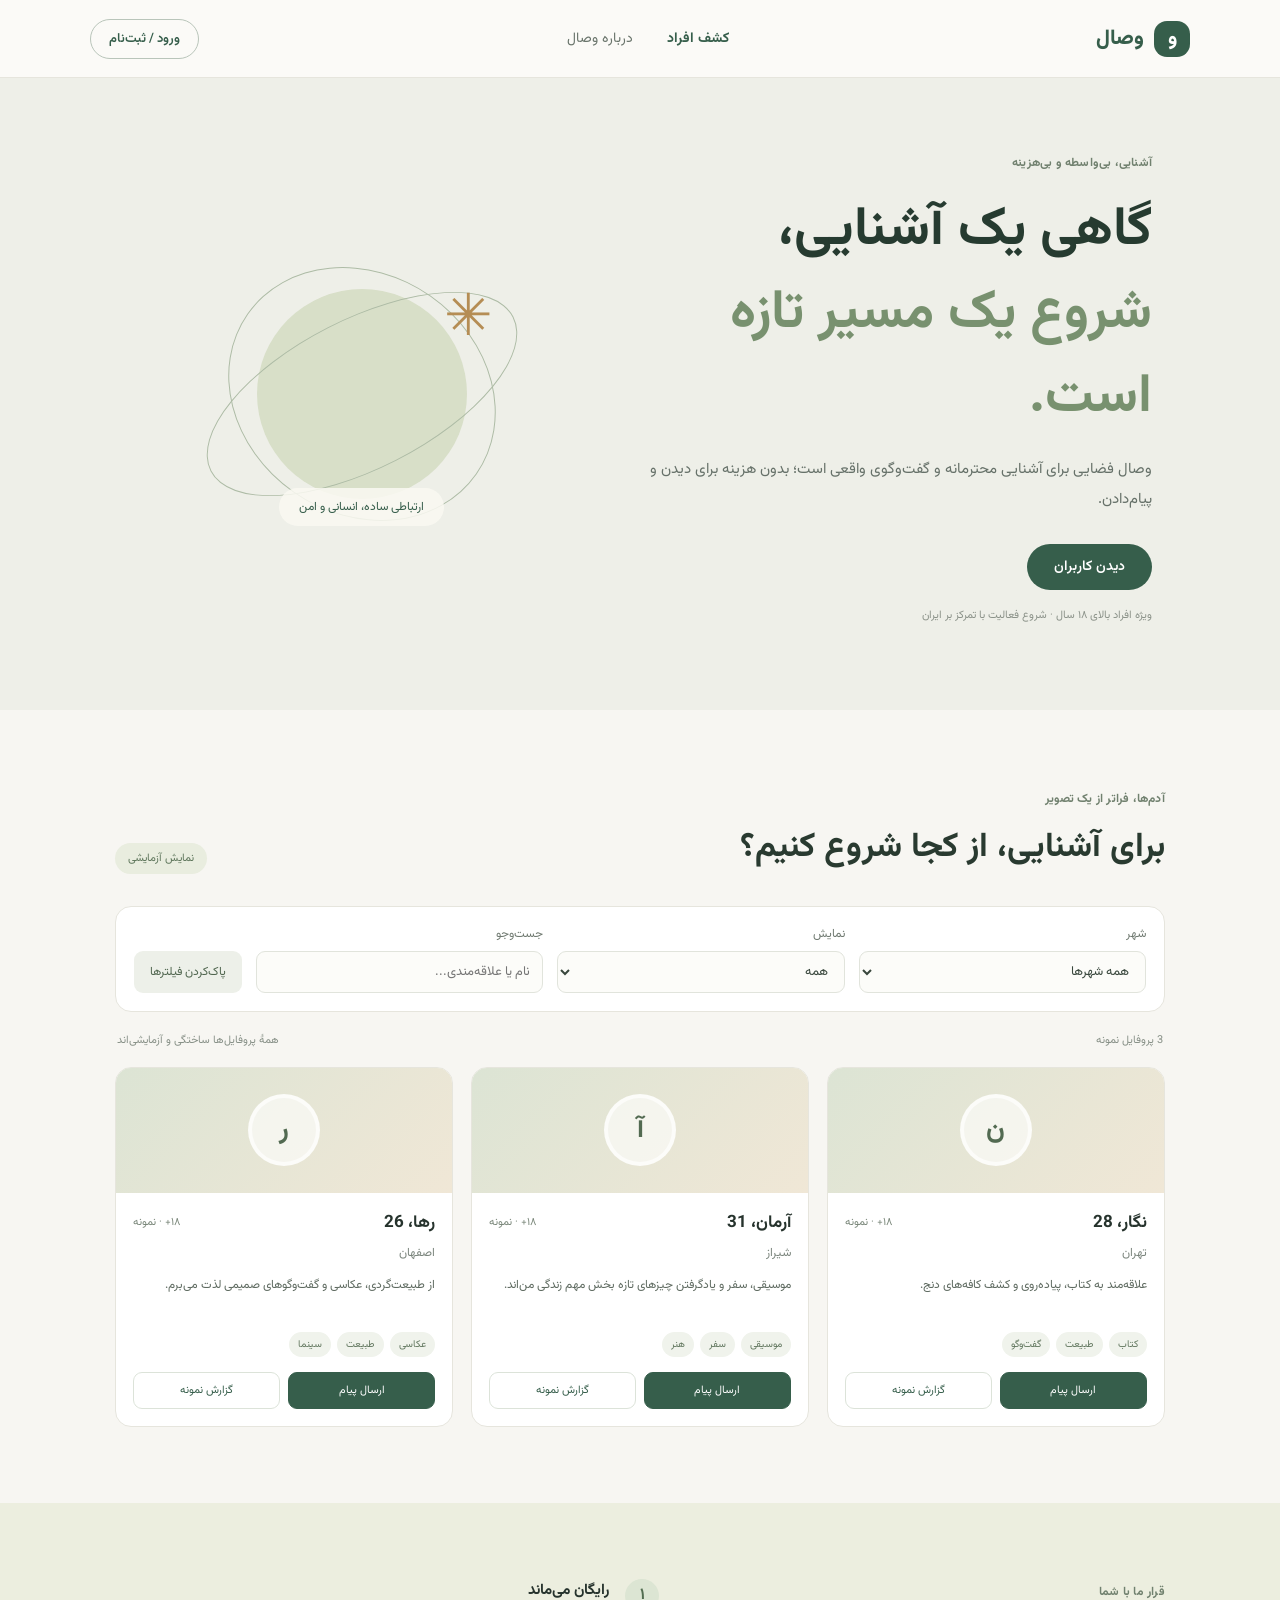
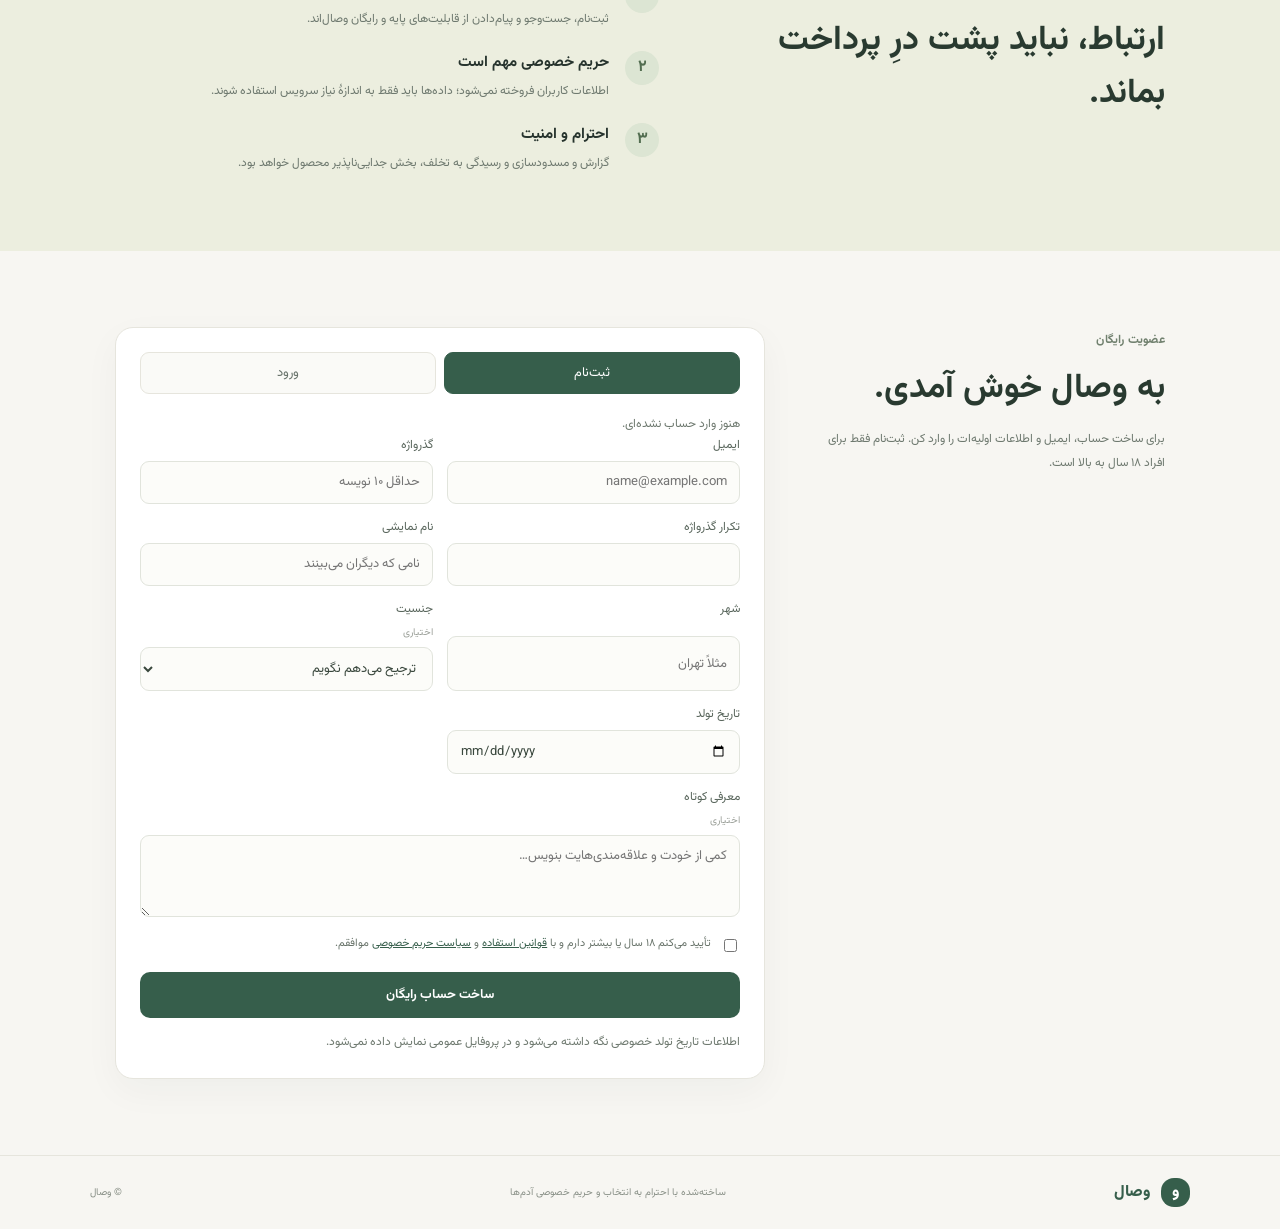
<file: index.html>
<!doctype html>
<html lang="fa" dir="rtl">
<head>
  <meta charset="utf-8">
  <meta name="viewport" content="width=device-width, initial-scale=1">
  <meta name="theme-color" content="#f7f6f2">
  <meta name="description" content="وصال؛ فضایی برای آشنایی و ارتباط محترمانه">
  <meta name="robots" content="noindex, nofollow">
  <title>وصال | آشنایی و ارتباط</title>
  <link rel="stylesheet" href="styles.css">
</head>
<body>
  <header class="topbar">
    <a class="brand" href="#" aria-label="صفحه اصلی وصال"><span class="brand-mark">و</span><span>وصال</span></a>
    <nav aria-label="ناوبری اصلی"><a class="active" href="#discover">کشف افراد</a><a href="#about">درباره وصال</a></nav>
    <a class="login-link" href="#join">ورود / ثبت‌نام</a>
  </header>

  <main>
    <section class="hero">
      <div class="hero-copy">
        <span class="eyebrow">آشنایی، بی‌واسطه و بی‌هزینه</span>
        <h1>گاهی یک آشنایی،<br><em>شروع یک مسیر تازه است.</em></h1>
        <p>وصال فضایی برای آشنایی محترمانه و گفت‌وگوی واقعی است؛ بدون هزینه برای دیدن و پیام‌دادن.</p>
        <a class="primary-button" href="#discover">دیدن کاربران</a>
        <p class="small-note">ویژه افراد بالای ۱۸ سال · شروع فعالیت با تمرکز بر ایران</p>
      </div>
      <div class="hero-art" aria-hidden="true"><div class="sun"></div><div class="orbit orbit-one"></div><div class="orbit orbit-two"></div><div class="spark">✳</div><div class="art-caption">ارتباطی ساده، انسانی و امن</div></div>
    </section>

    <section class="discover section" id="discover">
      <div class="section-heading"><div><span class="eyebrow">آدم‌ها، فراتر از یک تصویر</span><h2>برای آشنایی، از کجا شروع کنیم؟</h2></div><span class="demo-tag">نمایش آزمایشی</span></div>
      <div class="filters" aria-label="فیلتر کاربران">
        <label>شهر<select id="city-filter"><option value="">همه شهرها</option><option>تهران</option><option>شیراز</option><option>اصفهان</option><option>رشت</option><option>تبریز</option></select></label>
        <label>نمایش<select id="gender-filter"><option value="">همه</option><option value="زن">خانم‌ها</option><option value="مرد">آقایان</option></select></label>
        <label class="search-field">جست‌وجو<input id="search-input" type="search" placeholder="نام یا علاقه‌مندی..."></label>
        <button id="reset-filters" class="reset-button" type="button">پاک‌کردن فیلترها</button>
      </div>
      <div class="results-line"><span id="result-count" aria-live="polite">۳ پروفایل نمونه</span><span>همهٔ پروفایل‌ها ساختگی و آزمایشی‌اند</span></div>
      <div class="profile-grid" id="profile-grid"></div>
      <p class="empty-state" id="empty-state" hidden>با این فیلترها موردی پیدا نشد. فیلترها را تغییر بده.</p>
    </section>

    <section class="values section" id="about">
      <div><span class="eyebrow">قرار ما با شما</span><h2>ارتباط، نباید پشت درِ پرداخت بماند.</h2></div>
      <div class="value-list"><article><b>۱</b><div><h3>رایگان می‌ماند</h3><p>ثبت‌نام، جست‌وجو و پیام‌دادن از قابلیت‌های پایه و رایگان وصال‌اند.</p></div></article><article><b>۲</b><div><h3>حریم خصوصی مهم است</h3><p>اطلاعات کاربران فروخته نمی‌شود؛ داده‌ها باید فقط به اندازهٔ نیاز سرویس استفاده شوند.</p></div></article><article><b>۳</b><div><h3>احترام و امنیت</h3><p>گزارش و مسدودسازی و رسیدگی به تخلف، بخش جدایی‌ناپذیر محصول خواهد بود.</p></div></article></div>
    </section>

    <section class="join section" id="join">
    <div class="join-intro"><span class="eyebrow">عضویت رایگان</span><h2>به وصال خوش آمدی.</h2><p>برای ساخت حساب، ایمیل و اطلاعات اولیه‌ات را وارد کن. ثبت‌نام فقط برای افراد ۱۸ سال به بالا است.</p></div>
    <div class="auth-panel">
      <div class="auth-tabs" role="group" aria-label="نوع دسترسی">
        <button type="button" class="selected" data-auth-mode="signup" aria-pressed="true">ثبت‌نام</button>
        <button type="button" data-auth-mode="login" aria-pressed="false">ورود</button>
      </div>
      <p id="auth-status" class="auth-status" aria-live="polite">هنوز وارد حساب نشده‌ای.</p>
      <form id="auth-form">
        <div class="form-grid">
          <label class="form-field">ایمیل
            <input name="email" type="email" autocomplete="email" required maxlength="254" placeholder="name@example.com">
          </label>
          <label class="form-field">گذرواژه
            <input name="password" type="password" autocomplete="new-password" required minlength="10" maxlength="72" placeholder="حداقل ۱۰ نویسه">
          </label>
          <label class="form-field" data-registration-field>تکرار گذرواژه
            <input id="password-confirm" name="password_confirm" type="password" autocomplete="new-password" required minlength="10" maxlength="72">
          </label>
          <label class="form-field" data-registration-field>نام نمایشی
            <input name="display_name" type="text" required maxlength="40" autocomplete="nickname" placeholder="نامی که دیگران می‌بینند">
          </label>
          <label class="form-field" data-registration-field>شهر
            <input name="city" type="text" required maxlength="80" autocomplete="address-level2" placeholder="مثلاً تهران">
          </label>
          <label class="form-field" data-registration-field>جنسیت <span class="optional-label">اختیاری</span>
            <select name="gender" data-optional="true">
              <option value="">ترجیح می‌دهم نگویم</option>
              <option value="woman">زن</option>
              <option value="man">مرد</option>
              <option value="other">گزینهٔ دیگر</option>
              <option value="prefer_not_to_say">بدون پاسخ</option>
            </select>
          </label>
          <label class="form-field" data-registration-field>تاریخ تولد
            <input name="birth_date" type="date" required autocomplete="bday">
          </label>
          <label class="form-field full-field" data-registration-field>معرفی کوتاه <span class="optional-label">اختیاری</span>
            <textarea name="bio" rows="3" maxlength="500" data-optional="true" placeholder="کمی از خودت و علاقه‌مندی‌هایت بنویس…"></textarea>
          </label>
        </div>
        <label class="rules-check" data-registration-field>
          <input id="accept-rules" type="checkbox" required>
          <span>تأیید می‌کنم ۱۸ سال یا بیشتر دارم و با <a href="rules.html">قوانین استفاده</a> و <a href="privacy.html">سیاست حریم خصوصی</a> موافقم.</span>
        </label>
        <button id="auth-submit" class="auth-submit" type="submit">ساخت حساب رایگان</button>
      </form>
      <button id="logout-button" class="reset-button logout-button" type="button" hidden>خروج از حساب</button>
      <p id="auth-message" class="auth-message" role="status" aria-live="polite" hidden></p>
      <p class="auth-footnote">اطلاعات تاریخ تولد خصوصی نگه داشته می‌شود و در پروفایل عمومی نمایش داده نمی‌شود.</p>
    </div>
  </section>
  </main>

  <footer><a class="brand" href="#"><span class="brand-mark">و</span><span>وصال</span></a><span>ساخته‌شده با احترام به انتخاب و حریم خصوصی آدم‌ها</span><span>© وصال</span></footer>
  <script src="supabase-config.js"></script>
  <script src="app.js"></script>
  <script type="module" src="auth.js"></script>
</body>
</html>
</file>
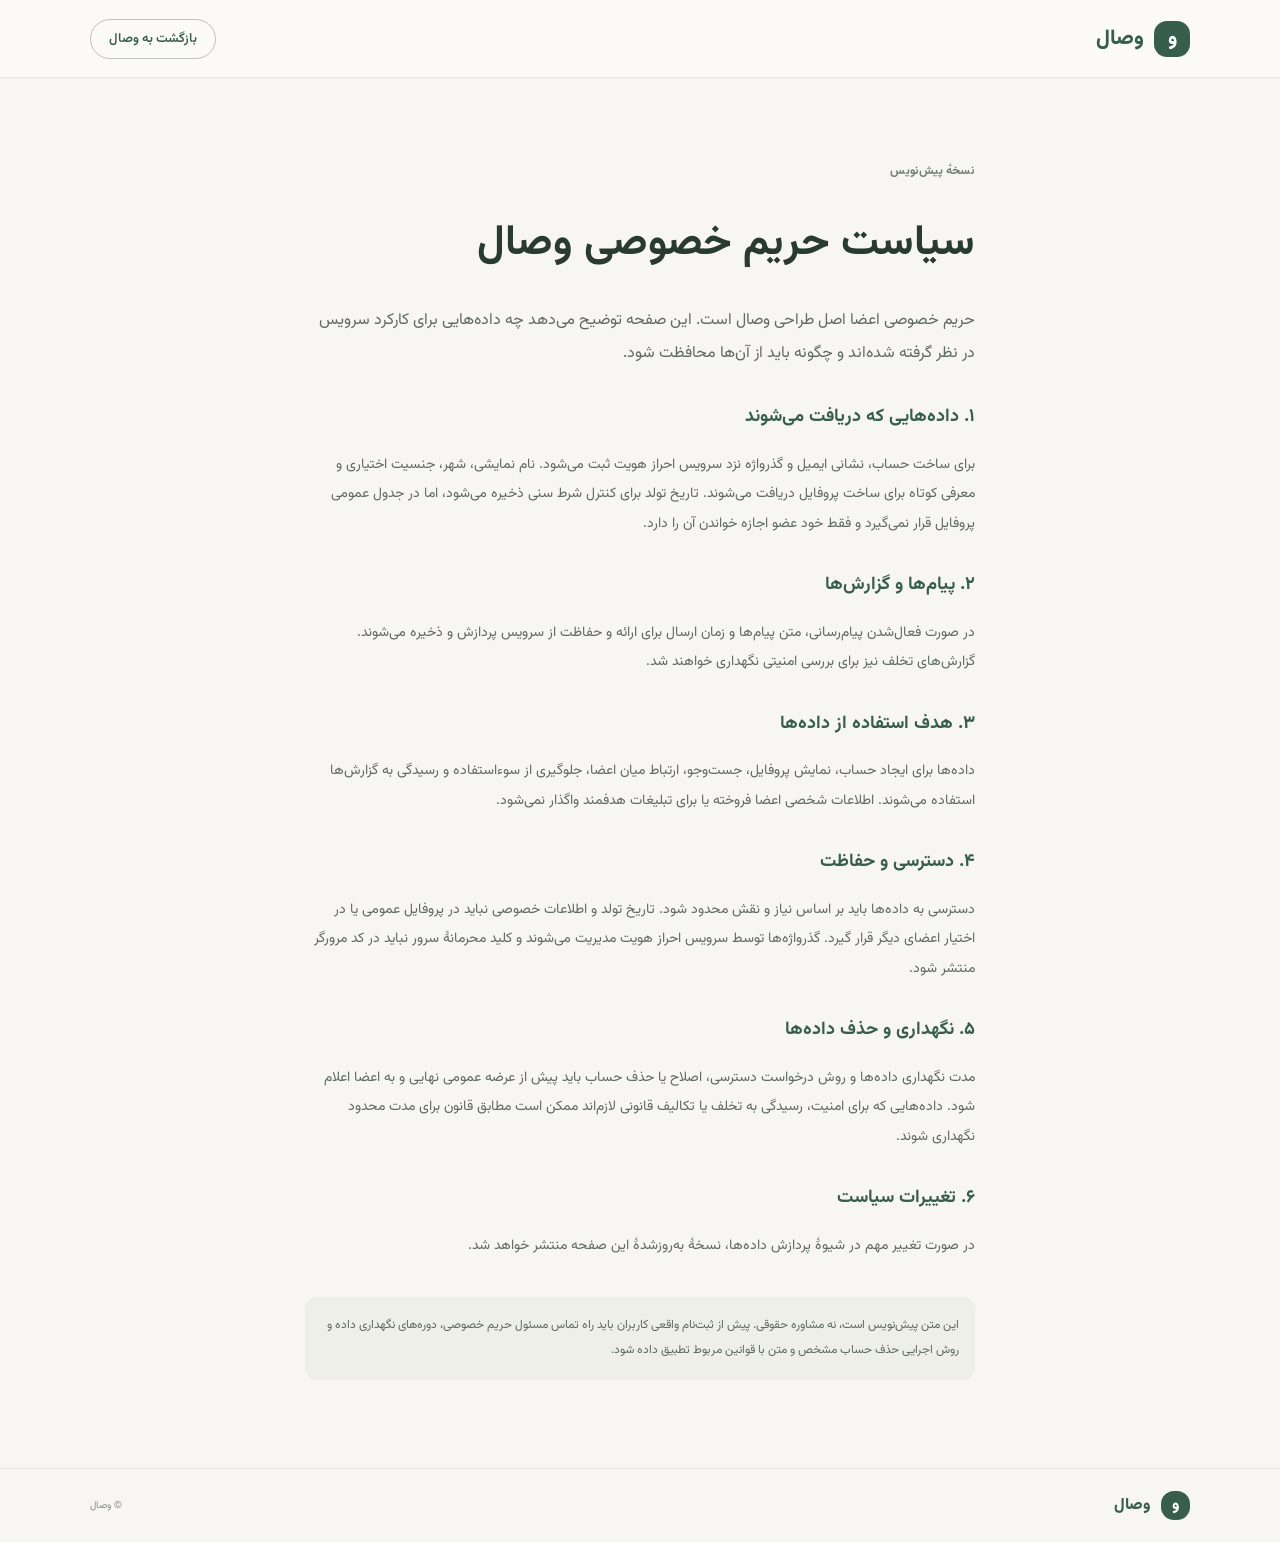
<file: privacy.html>
<!doctype html>
<html lang="fa" dir="rtl">
<head>
  <meta charset="utf-8">
  <meta name="viewport" content="width=device-width, initial-scale=1">
  <meta name="robots" content="noindex, nofollow">
  <meta name="description" content="سیاست حریم خصوصی وصال">
  <title>حریم خصوصی | وصال</title>
  <link rel="stylesheet" href="styles.css">
</head>
<body>
  <header class="topbar">
    <a class="brand" href="index.html"><span class="brand-mark">و</span><span>وصال</span></a>
    <a class="login-link" href="index.html#join">بازگشت به وصال</a>
  </header>
  <main class="legal-page section">
    <span class="eyebrow">نسخهٔ پیش‌نویس</span>
    <h1>سیاست حریم خصوصی وصال</h1>
    <p class="legal-intro">حریم خصوصی اعضا اصل طراحی وصال است. این صفحه توضیح می‌دهد چه داده‌هایی برای کارکرد سرویس در نظر گرفته شده‌اند و چگونه باید از آن‌ها محافظت شود.</p>
    <h2>۱. داده‌هایی که دریافت می‌شوند</h2>
    <p>برای ساخت حساب، نشانی ایمیل و گذرواژه نزد سرویس احراز هویت ثبت می‌شود. نام نمایشی، شهر، جنسیت اختیاری و معرفی کوتاه برای ساخت پروفایل دریافت می‌شوند. تاریخ تولد برای کنترل شرط سنی ذخیره می‌شود، اما در جدول عمومی پروفایل قرار نمی‌گیرد و فقط خود عضو اجازه خواندن آن را دارد.</p>
    <h2>۲. پیام‌ها و گزارش‌ها</h2>
    <p>در صورت فعال‌شدن پیام‌رسانی، متن پیام‌ها و زمان ارسال برای ارائه و حفاظت از سرویس پردازش و ذخیره می‌شوند. گزارش‌های تخلف نیز برای بررسی امنیتی نگهداری خواهند شد.</p>
    <h2>۳. هدف استفاده از داده‌ها</h2>
    <p>داده‌ها برای ایجاد حساب، نمایش پروفایل، جست‌وجو، ارتباط میان اعضا، جلوگیری از سوءاستفاده و رسیدگی به گزارش‌ها استفاده می‌شوند. اطلاعات شخصی اعضا فروخته یا برای تبلیغات هدفمند واگذار نمی‌شود.</p>
    <h2>۴. دسترسی و حفاظت</h2>
    <p>دسترسی به داده‌ها باید بر اساس نیاز و نقش محدود شود. تاریخ تولد و اطلاعات خصوصی نباید در پروفایل عمومی یا در اختیار اعضای دیگر قرار گیرد. گذرواژه‌ها توسط سرویس احراز هویت مدیریت می‌شوند و کلید محرمانهٔ سرور نباید در کد مرورگر منتشر شود.</p>
    <h2>۵. نگهداری و حذف داده‌ها</h2>
    <p>مدت نگهداری داده‌ها و روش درخواست دسترسی، اصلاح یا حذف حساب باید پیش از عرضه عمومی نهایی و به اعضا اعلام شود. داده‌هایی که برای امنیت، رسیدگی به تخلف یا تکالیف قانونی لازم‌اند ممکن است مطابق قانون برای مدت محدود نگهداری شوند.</p>
    <h2>۶. تغییرات سیاست</h2>
    <p>در صورت تغییر مهم در شیوهٔ پردازش داده‌ها، نسخهٔ به‌روزشدهٔ این صفحه منتشر خواهد شد.</p>
    <p class="legal-note">این متن پیش‌نویس است، نه مشاوره حقوقی. پیش از ثبت‌نام واقعی کاربران باید راه تماس مسئول حریم خصوصی، دوره‌های نگهداری داده و روش اجرایی حذف حساب مشخص و متن با قوانین مربوط تطبیق داده شود.</p>
  </main>
  <footer><a class="brand" href="index.html"><span class="brand-mark">و</span><span>وصال</span></a><span>© وصال</span></footer>
</body>
</html>
</file>
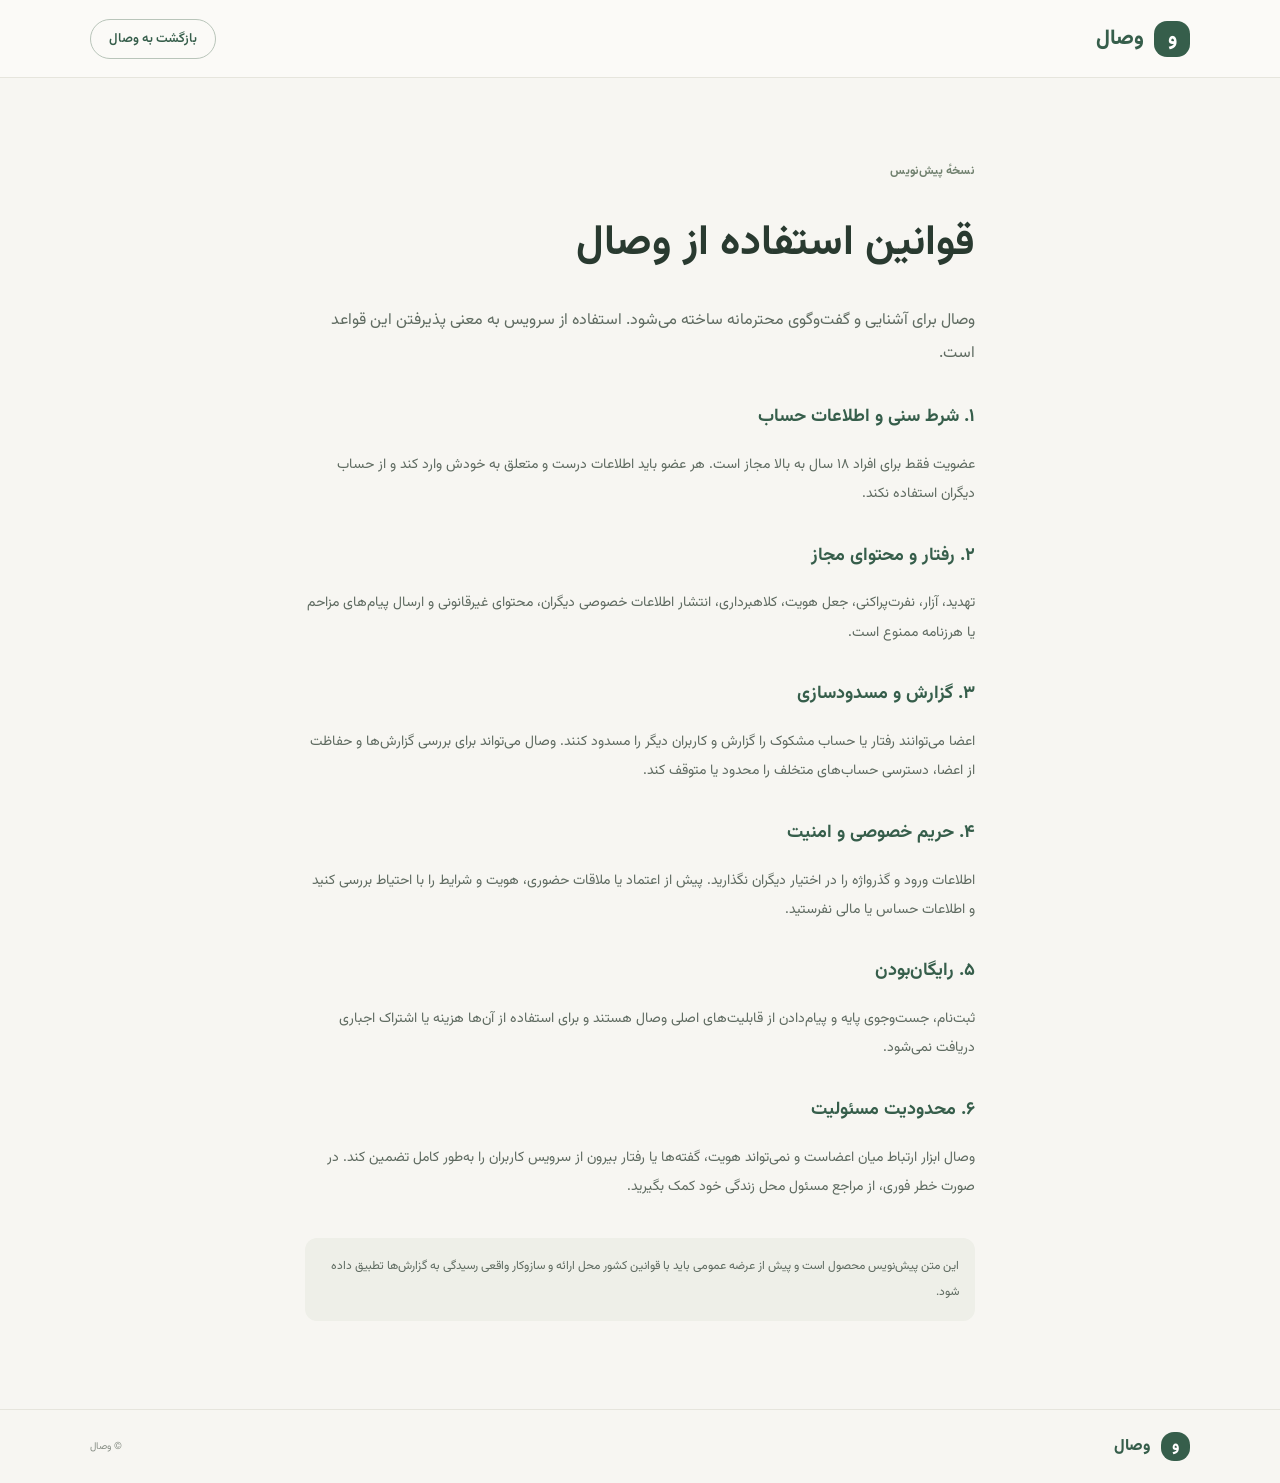
<file: rules.html>
<!doctype html>
<html lang="fa" dir="rtl">
<head>
  <meta charset="utf-8">
  <meta name="viewport" content="width=device-width, initial-scale=1">
  <meta name="robots" content="noindex, nofollow">
  <meta name="description" content="قوانین استفاده از وصال">
  <title>قوانین استفاده | وصال</title>
  <link rel="stylesheet" href="styles.css">
</head>
<body>
  <header class="topbar">
    <a class="brand" href="index.html"><span class="brand-mark">و</span><span>وصال</span></a>
    <a class="login-link" href="index.html#join">بازگشت به وصال</a>
  </header>
  <main class="legal-page section">
    <span class="eyebrow">نسخهٔ پیش‌نویس</span>
    <h1>قوانین استفاده از وصال</h1>
    <p class="legal-intro">وصال برای آشنایی و گفت‌وگوی محترمانه ساخته می‌شود. استفاده از سرویس به معنی پذیرفتن این قواعد است.</p>
    <h2>۱. شرط سنی و اطلاعات حساب</h2>
    <p>عضویت فقط برای افراد ۱۸ سال به بالا مجاز است. هر عضو باید اطلاعات درست و متعلق به خودش وارد کند و از حساب دیگران استفاده نکند.</p>
    <h2>۲. رفتار و محتوای مجاز</h2>
    <p>تهدید، آزار، نفرت‌پراکنی، جعل هویت، کلاهبرداری، انتشار اطلاعات خصوصی دیگران، محتوای غیرقانونی و ارسال پیام‌های مزاحم یا هرزنامه ممنوع است.</p>
    <h2>۳. گزارش و مسدودسازی</h2>
    <p>اعضا می‌توانند رفتار یا حساب مشکوک را گزارش و کاربران دیگر را مسدود کنند. وصال می‌تواند برای بررسی گزارش‌ها و حفاظت از اعضا، دسترسی حساب‌های متخلف را محدود یا متوقف کند.</p>
    <h2>۴. حریم خصوصی و امنیت</h2>
    <p>اطلاعات ورود و گذرواژه را در اختیار دیگران نگذارید. پیش از اعتماد یا ملاقات حضوری، هویت و شرایط را با احتیاط بررسی کنید و اطلاعات حساس یا مالی نفرستید.</p>
    <h2>۵. رایگان‌بودن</h2>
    <p>ثبت‌نام، جست‌وجوی پایه و پیام‌دادن از قابلیت‌های اصلی وصال هستند و برای استفاده از آن‌ها هزینه یا اشتراک اجباری دریافت نمی‌شود.</p>
    <h2>۶. محدودیت مسئولیت</h2>
    <p>وصال ابزار ارتباط میان اعضاست و نمی‌تواند هویت، گفته‌ها یا رفتار بیرون از سرویس کاربران را به‌طور کامل تضمین کند. در صورت خطر فوری، از مراجع مسئول محل زندگی خود کمک بگیرید.</p>
    <p class="legal-note">این متن پیش‌نویس محصول است و پیش از عرضه عمومی باید با قوانین کشور محل ارائه و سازوکار واقعی رسیدگی به گزارش‌ها تطبیق داده شود.</p>
  </main>
  <footer><a class="brand" href="index.html"><span class="brand-mark">و</span><span>وصال</span></a><span>© وصال</span></footer>
</body>
</html>
</file>
<file: styles.css>
@import url('https://fonts.googleapis.com/css2?family=Vazirmatn:wght@400;500;600;700;800&display=swap');
:root{font-family:"Vazirmatn",Tahoma,sans-serif;color:#26332d;background:#f7f6f2;font-synthesis:none;text-rendering:optimizeLegibility;--green:#365e4b;--muted:#778078;--line:#e6e5dd;--cream:#efeee6}
*{box-sizing:border-box}html{scroll-behavior:smooth}body{margin:0}a{color:inherit;text-decoration:none}.topbar{height:78px;display:flex;align-items:center;justify-content:space-between;padding:0 clamp(20px,7vw,104px);border-bottom:1px solid var(--line);background:#fbfaf7}.brand{display:flex;align-items:center;gap:10px;font-size:21px;font-weight:800;color:var(--green)}.brand-mark{display:grid;place-items:center;width:36px;height:36px;background:var(--green);color:white;border-radius:13px;font-size:20px}.topbar nav{display:flex;gap:34px;color:#69746b;font-size:14px}.topbar nav a.active{color:var(--green);font-weight:700}.login-link{border:1px solid #b9c5ba;border-radius:30px;padding:9px 18px;color:var(--green);font-size:13px;font-weight:600}.hero{min-height:490px;padding:72px clamp(24px,10vw,150px);display:grid;grid-template-columns:1.05fr .95fr;align-items:center;gap:40px;background:#eeefe8}.eyebrow{font-size:12px;letter-spacing:.2px;color:#71816f;font-weight:700}.hero h1{font-size:clamp(32px,4.2vw,54px);line-height:1.55;margin:15px 0;color:#263b30}.hero h1 em{font-style:normal;color:#78916f}.hero-copy>p{max-width:520px;line-height:2;color:#667169;font-size:15px}.primary-button{display:inline-block;margin-top:14px;padding:12px 27px;background:var(--green);color:#fff;border-radius:30px;font-size:14px;font-weight:600}.hero-copy .small-note{font-size:11px;color:#8b9289;margin-top:15px}.hero-art{height:310px;position:relative;display:grid;place-items:center;overflow:hidden}.sun{width:210px;height:210px;border-radius:50%;background:#d8dfc8;position:absolute}.orbit{position:absolute;border:1px solid #aebca6;border-radius:50%;transform:rotate(-27deg)}.orbit-one{width:340px;height:150px}.orbit-two{width:280px;height:240px;transform:rotate(35deg)}.spark{position:absolute;font-size:58px;color:#b58d54;top:37px;right:22%}.art-caption{position:absolute;bottom:23px;background:#fbfaf2d9;padding:10px 20px;border-radius:30px;font-size:12px;color:var(--green)}.section{padding:76px clamp(22px,9vw,132px)}.section-heading{display:flex;align-items:end;justify-content:space-between;gap:20px}.section h2{font-size:clamp(23px,3vw,34px);margin:10px 0 0;color:#293a30}.demo-tag{font-size:11px;padding:7px 13px;border-radius:30px;background:#e9eddf;color:#5e765b}.filters{display:flex;align-items:end;gap:14px;margin:32px 0 20px;padding:18px;background:#fff;border:1px solid var(--line);border-radius:16px}.filters label{display:grid;gap:8px;flex:1;font-size:12px;color:#707a71}.filters select,.filters input{width:100%;height:42px;border:1px solid #e1e4dc;border-radius:9px;background:#fcfcf9;padding:0 12px;color:#39473d;font:inherit;font-size:13px;outline-color:#91a68e}.reset-button{height:42px;padding:0 16px;border:0;border-radius:9px;background:#edf0e9;color:#50664f;font:inherit;font-size:12px;cursor:pointer}.results-line{display:flex;justify-content:space-between;color:#879087;font-size:11px;margin:18px 2px}.profile-grid{display:grid;grid-template-columns:repeat(3,1fr);gap:18px}.profile-card{background:#fff;border:1px solid var(--line);border-radius:16px;overflow:hidden}.profile-cover{height:125px;background:linear-gradient(135deg,#dce4d4,#f0e7d6);display:flex;align-items:center;justify-content:center}.profile-avatar{width:72px;height:72px;border-radius:50%;display:grid;place-items:center;background:#fff9;color:#526a51;font-size:27px;font-weight:700;border:4px solid #ffffffa8}.profile-body{padding:17px}.profile-name{display:flex;align-items:center;justify-content:space-between}.profile-name h3{margin:0;font-size:17px}.profile-name span{font-size:11px;color:#7a877a}.profile-meta{font-size:12px;color:#7b857d;margin:8px 0 12px}.profile-bio{font-size:12px;line-height:1.9;color:#5f6b61;min-height:46px}.tags{display:flex;flex-wrap:wrap;gap:6px;margin:12px 0}.tags span{font-size:10px;color:#61765e;background:#f0f3ec;border-radius:20px;padding:5px 9px}.card-actions{display:flex;gap:8px;margin-top:15px}.card-actions button{flex:1;border:1px solid #dce3d9;border-radius:9px;background:#fff;color:var(--green);padding:9px 5px;font:inherit;font-size:11px;cursor:pointer}.card-actions button:first-child{background:var(--green);color:white;border-color:var(--green)}.empty-state{text-align:center;padding:35px;color:#788078;font-size:13px}.values{background:#eceedf;display:grid;grid-template-columns:.9fr 1.1fr;gap:60px}.value-list{display:grid;gap:20px}.value-list article{display:flex;gap:16px;align-items:start}.value-list article>b{display:grid;place-items:center;min-width:34px;height:34px;border-radius:50%;background:#dce5d3;color:#526d50}.value-list h3{font-size:15px;margin:0 0 5px}.value-list p,.join p{font-size:12px;color:#6e796f;line-height:2;margin:0}.join{display:flex;align-items:center;justify-content:space-between}.join p{max-width:600px;margin-top:12px}.join-symbol{font-size:90px;color:#e1e7da;font-weight:800}footer{display:flex;justify-content:space-between;align-items:center;padding:22px clamp(20px,7vw,104px);border-top:1px solid var(--line);color:#899087;font-size:10px}footer .brand{font-size:16px}footer .brand-mark{width:29px;height:29px;font-size:16px}
@media(max-width:760px){.topbar{height:66px;padding:0 17px}.topbar nav{gap:13px;font-size:11px}.login-link{font-size:11px;padding:8px 11px}.hero{grid-template-columns:1fr;padding:52px 25px 25px;gap:0}.hero-art{height:220px}.sun{width:150px;height:150px}.orbit-one{width:270px;height:120px}.orbit-two{width:230px;height:190px}.section{padding:54px 19px}.filters{display:grid;grid-template-columns:1fr 1fr}.search-field{grid-column:1/-1}.reset-button{grid-column:1/-1}.profile-grid{grid-template-columns:1fr}.profile-cover{height:100px}.values{grid-template-columns:1fr;gap:30px}.join-symbol{font-size:60px}footer{gap:12px;flex-wrap:wrap}footer>span:nth-child(2){order:3;width:100%}}
@media(prefers-reduced-motion:no-preference){.primary-button,.card-actions button,.reset-button{transition:transform .15s,background .15s}.primary-button:hover,.card-actions button:hover,.reset-button:hover{transform:translateY(-1px)}}

/* Registration and sign-in */
.join{align-items:start;gap:48px}.join-intro{max-width:440px}.auth-panel{width:100%;max-width:650px;background:#fff;border:1px solid var(--line);border-radius:18px;padding:24px;box-shadow:0 12px 36px #26332d0a}.auth-tabs{display:flex;gap:8px;margin-bottom:18px}.auth-tabs button{flex:1;border:1px solid var(--line);border-radius:9px;padding:10px;background:#fafaf7;color:#667169;font:inherit;font-size:13px;cursor:pointer}.auth-tabs button.selected{background:var(--green);border-color:var(--green);color:#fff}.auth-status{font-size:12px;color:#7a857c;margin:0 0 16px}.form-grid{display:grid;grid-template-columns:1fr 1fr;gap:14px}.form-field{display:grid;gap:7px;color:#59665c;font-size:12px}.form-field input,.form-field select,.form-field textarea{width:100%;min-height:43px;border:1px solid #e1e4dc;border-radius:9px;background:#fcfcf9;padding:10px 12px;color:#39473d;font:inherit;font-size:13px;outline-color:#91a68e}.form-field textarea{resize:vertical}.full-field{grid-column:1/-1}.optional-label{color:#9a9f98;font-size:10px}.rules-check{display:flex;align-items:flex-start;gap:9px;margin:17px 0;color:#68736a;font-size:11px;line-height:1.9}.rules-check input{margin-top:5px;accent-color:var(--green)}.rules-check a{color:var(--green);text-decoration:underline}.auth-submit{width:100%;border:0;border-radius:10px;background:var(--green);color:#fff;padding:13px;font:inherit;font-size:13px;font-weight:700;cursor:pointer}.auth-submit:disabled{opacity:.55;cursor:not-allowed}.auth-message{padding:11px 13px;border-radius:9px;background:#f1f3ec;color:#536b50;font-size:12px;line-height:1.8}.auth-message[data-type="error"]{background:#fbefed;color:#934b43}.auth-message[data-type="warning"]{background:#f7f2e6;color:#806a3e}.auth-footnote{font-size:10px;color:#899188;line-height:1.8;margin:14px 0 0}.logout-button{width:100%;margin-top:10px}.join-symbol{display:none}
@media(max-width:760px){.join{display:grid;gap:24px}.auth-panel{padding:17px}.form-grid{grid-template-columns:1fr}.full-field{grid-column:auto}}

/* Legal information pages */
.legal-page{max-width:900px;margin:0 auto;line-height:2.1}.legal-page h1{font-size:clamp(28px,4vw,42px);color:#293a30;margin:12px 0}.legal-page h2{font-size:18px;color:#365e4b;margin:28px 0 7px}.legal-page p{font-size:14px;color:#5f6b61}.legal-intro{font-size:16px!important}.legal-note{margin-top:36px;padding:16px;background:#eeefe8;border-radius:12px;font-size:12px!important}
</file>
